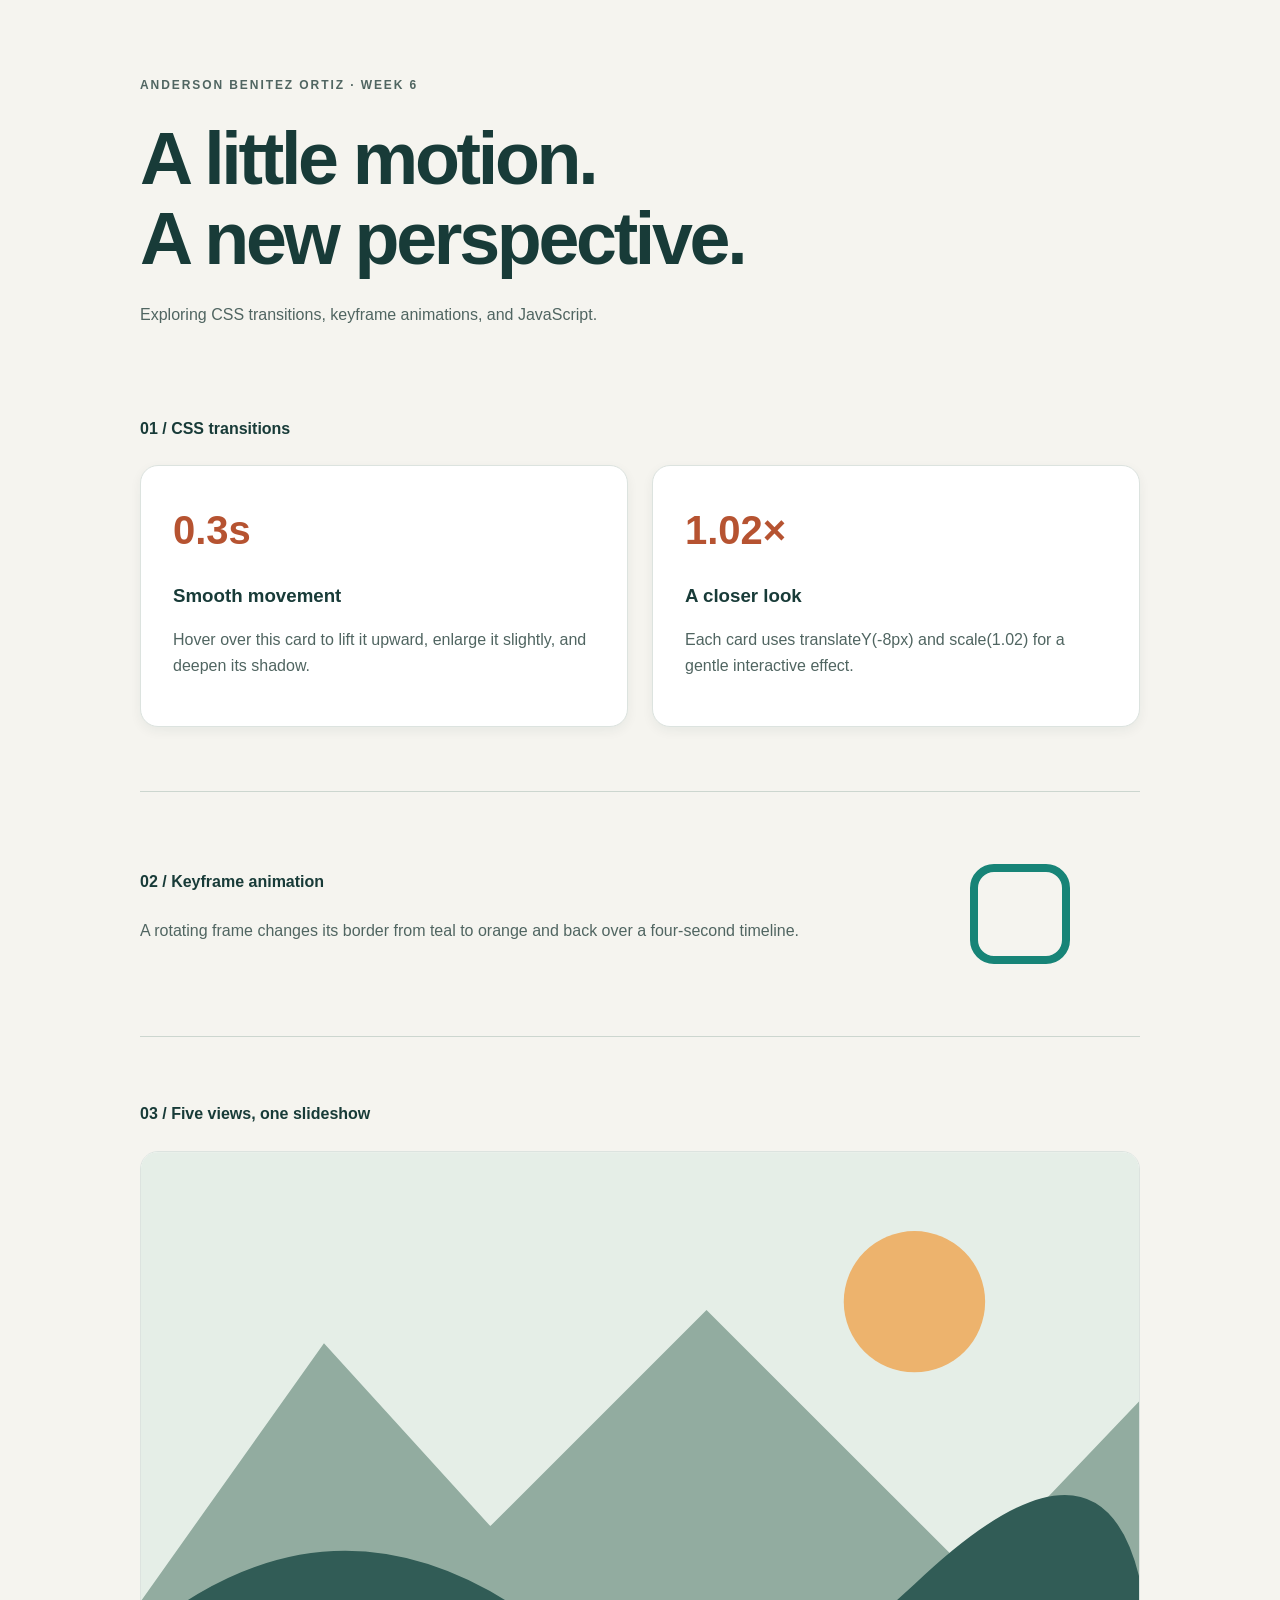
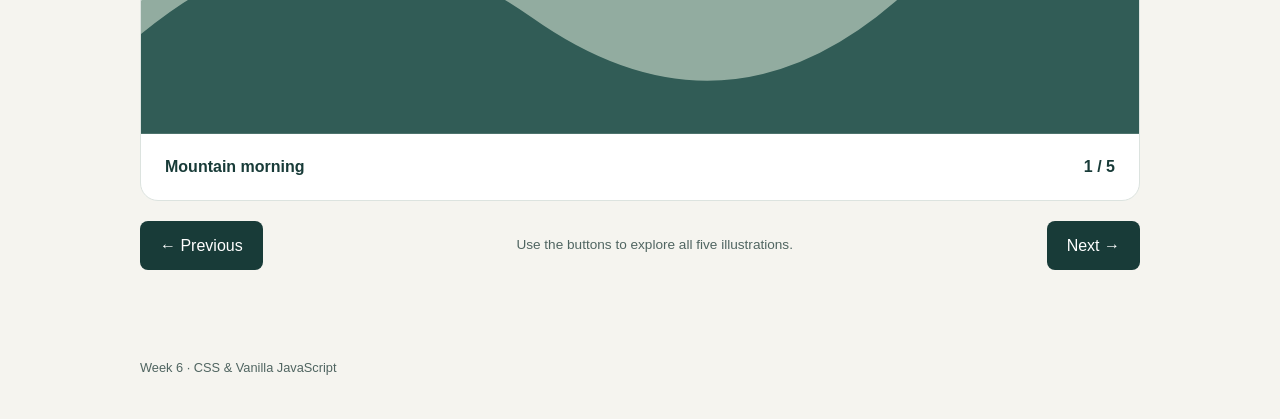
<file: Week6/index.html>
<!DOCTYPE html>
<html lang="en">
<head>
  <meta charset="UTF-8">
  <meta name="viewport" content="width=device-width, initial-scale=1.0">
  <title>Week 6 | Motion & Landscapes</title>
  <link rel="stylesheet" href="style.css">
  <script src="script.js" defer></script>
</head>
<body>
  <header class="wrapper">
    <p class="eyebrow">ANDERSON BENITEZ ORTIZ · WEEK 6</p>
    <h1>A little motion.<br>A new perspective.</h1>
    <p>Exploring CSS transitions, keyframe animations, and JavaScript.</p>
  </header>
  <main class="wrapper">
    <section aria-labelledby="transition-heading">
      <h2 id="transition-heading">01 / CSS transitions</h2>
      <div class="cards">
        <article class="card"><span class="number">0.3s</span><h3>Smooth movement</h3><p>Hover over this card to lift it upward, enlarge it slightly, and deepen its shadow.</p></article>
        <article class="card"><span class="number">1.02×</span><h3>A closer look</h3><p>Each card uses translateY(-8px) and scale(1.02) for a gentle interactive effect.</p></article>
      </div>
    </section>
    <section class="animation-section" aria-labelledby="animation-heading">
      <div><h2 id="animation-heading">02 / Keyframe animation</h2><p>A rotating frame changes its border from teal to orange and back over a four-second timeline.</p></div>
      <div class="animation-stage" aria-hidden="true"><div class="animated-frame"></div></div>
    </section>
    <section aria-labelledby="slideshow-heading">
      <h2 id="slideshow-heading">03 / Five views, one slideshow</h2>
      <figure class="slideshow">
        <img id="slide-image" src="images/landscape1.svg" alt="Mountain peaks beneath a warm sun" width="1200" height="700">
        <figcaption><span id="slide-caption">Mountain morning</span><span id="slide-counter" aria-live="polite" aria-atomic="true">1 / 5</span></figcaption>
      </figure>
      <div class="controls"><button id="previous-button" type="button">← Previous</button><p>Use the buttons to explore all five illustrations.</p><button id="next-button" type="button">Next →</button></div>
    </section>
  </main>
  <footer class="wrapper">Week 6 · CSS & Vanilla JavaScript</footer>
</body>
</html>
</file>
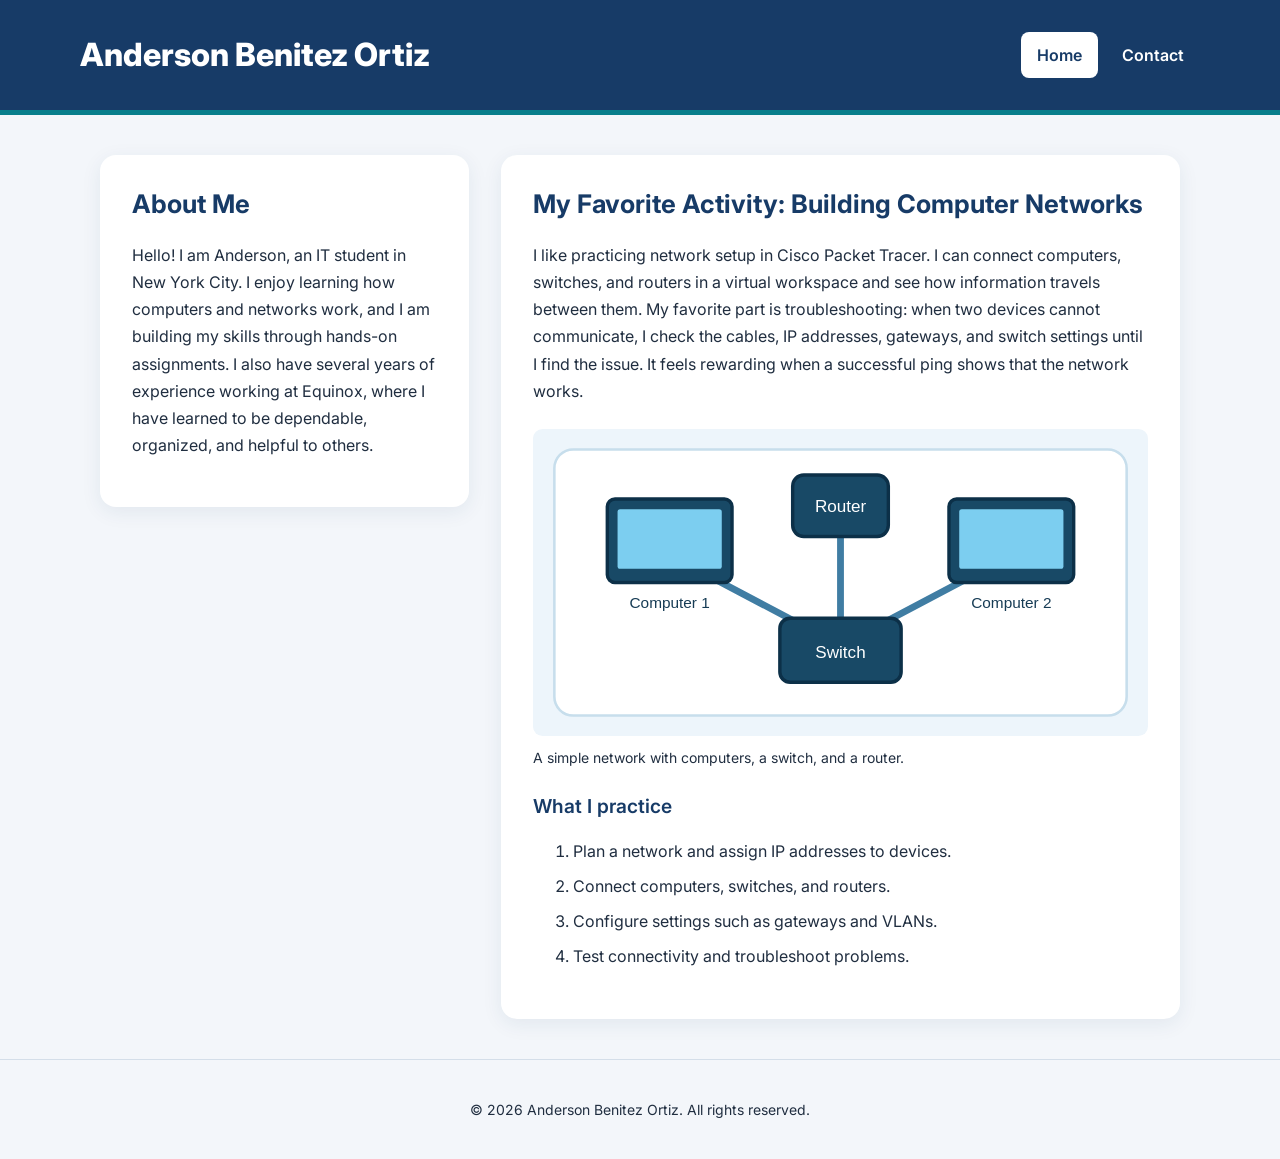
<file: week3/assignment/index.html>
<!DOCTYPE html>
<html lang="en">
<head>
  <meta charset="UTF-8">
  <meta name="viewport" content="width=device-width, initial-scale=1.0">
  <title>Anderson Benitez Ortiz | Home</title>
  <link rel="stylesheet" href="style.css">
</head>
<body>
  <a class="skip-link" href="#main-content">Skip to content</a>
  <header>
    <h1>Anderson Benitez Ortiz</h1>
    <nav aria-label="Main navigation">
      <a href="index.html" aria-current="page">Home</a>
      <a href="contact.html">Contact</a>
    </nav>
  </header>

  <main id="main-content">
    <section aria-labelledby="about-heading">
      <h2 id="about-heading">About Me</h2>
      <p>Hello! I am Anderson, an IT student in New York City. I enjoy learning how computers and networks work, and I am building my skills through hands-on assignments. I also have several years of experience working at Equinox, where I have learned to be dependable, organized, and helpful to others.</p>
    </section>

    <article aria-labelledby="hobby-heading">
      <h2 id="hobby-heading">My Favorite Activity: Building Computer Networks</h2>
      <p>I like practicing network setup in Cisco Packet Tracer. I can connect computers, switches, and routers in a virtual workspace and see how information travels between them. My favorite part is troubleshooting: when two devices cannot communicate, I check the cables, IP addresses, gateways, and switch settings until I find the issue. It feels rewarding when a successful ping shows that the network works.</p>
      <figure>
        <img src="images/networking.svg" alt="Illustration of two computers connected through a switch to a router" width="720" height="360">
        <figcaption>A simple network with computers, a switch, and a router.</figcaption>
      </figure>
      <h3>What I practice</h3>
      <ol>
        <li>Plan a network and assign IP addresses to devices.</li>
        <li>Connect computers, switches, and routers.</li>
        <li>Configure settings such as gateways and VLANs.</li>
        <li>Test connectivity and troubleshoot problems.</li>
      </ol>
    </article>
  </main>

  <footer>
    <p>&copy; 2026 Anderson Benitez Ortiz. All rights reserved.</p>
  </footer>
</body>
</html>
</file>
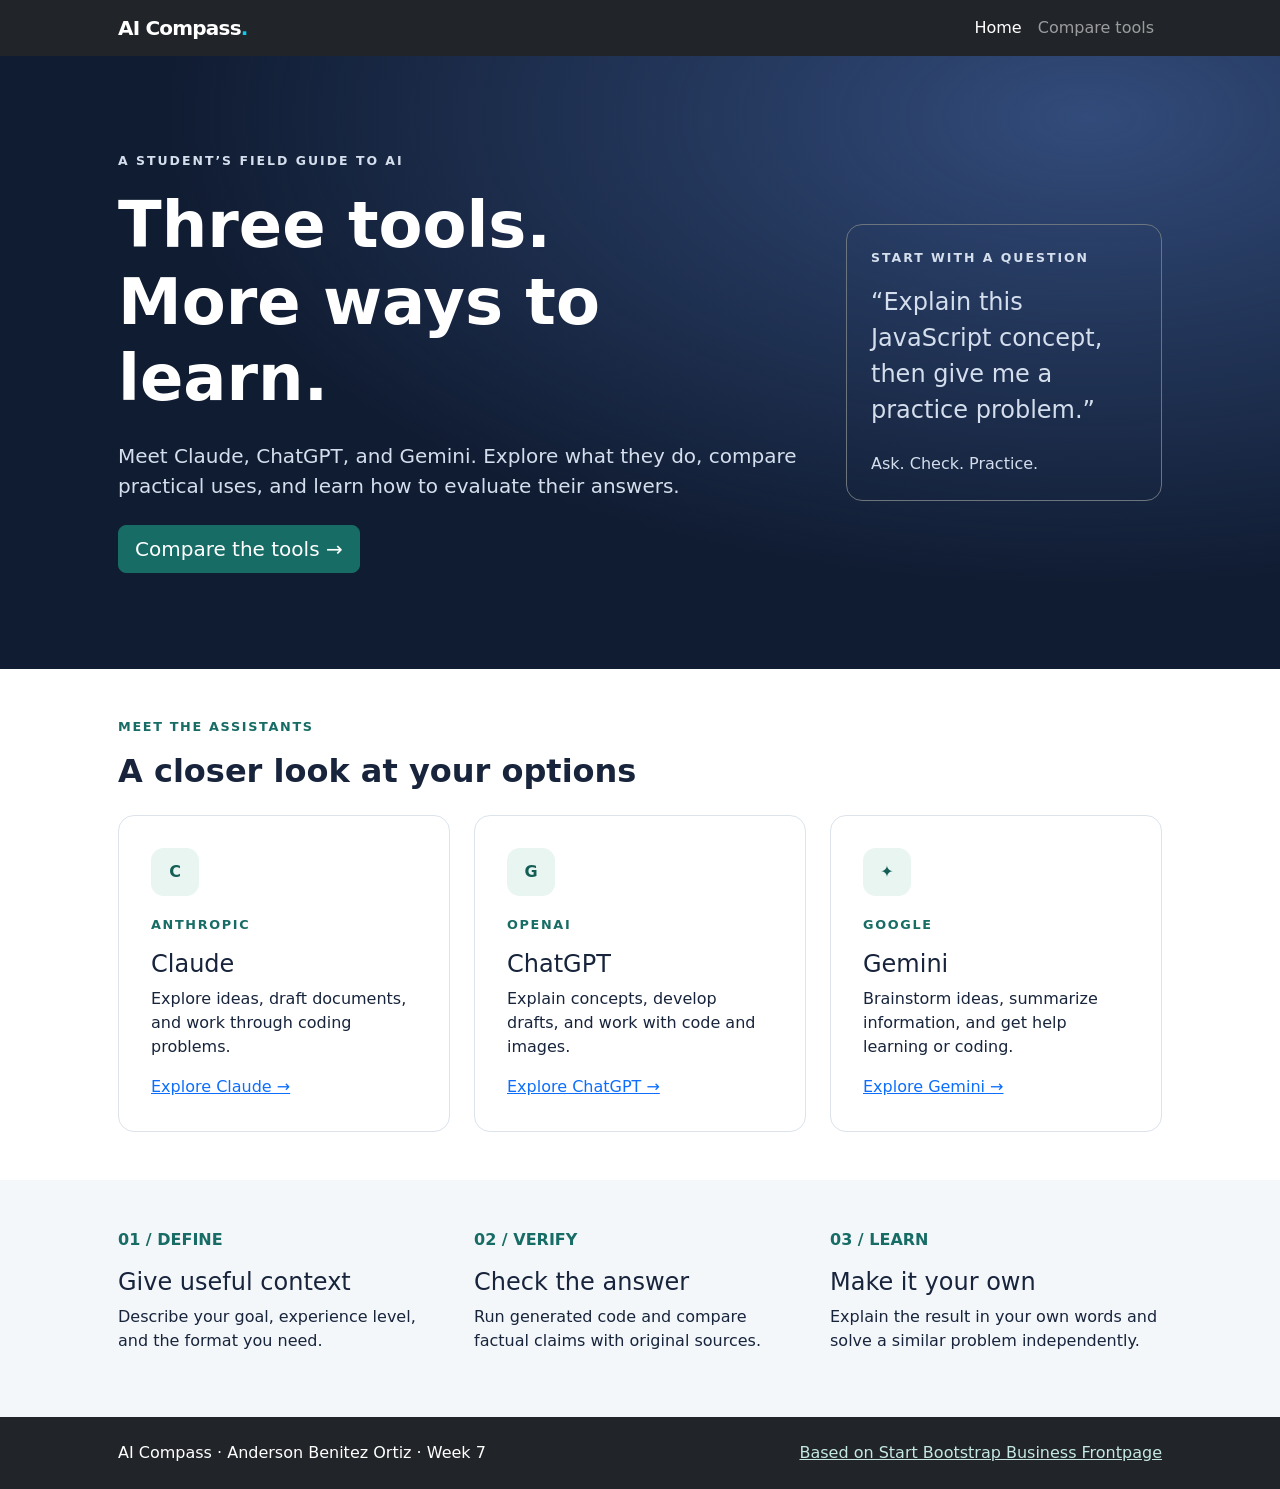
<file: week7/bootstrap_demo/index.html>
<!doctype html>
<html lang="en"><head><meta charset="utf-8"><meta name="viewport" content="width=device-width, initial-scale=1"><meta name="description" content="A student guide comparing Claude, ChatGPT, and Gemini."><title>Home | AI Compass</title><link href="css/bootstrap-template.css" rel="stylesheet"><link href="css/custom.css" rel="stylesheet"></head><body>
<a class="skip-link" href="#main">Skip to content</a><nav class="navbar navbar-expand-lg navbar-dark bg-dark"><div class="container px-4 px-lg-5"><a class="navbar-brand" href="index.html">AI Compass<span class="text-info">.</span></a><button class="navbar-toggler" type="button" data-bs-toggle="collapse" data-bs-target="#navigation" aria-controls="navigation" aria-expanded="false" aria-label="Toggle navigation"><span class="navbar-toggler-icon"></span></button><div class="collapse navbar-collapse" id="navigation"><ul class="navbar-nav ms-auto"><li class="nav-item"><a class="nav-link active" aria-current="page" href="index.html">Home</a></li><li class="nav-item"><a class="nav-link " href="comparison.html">Compare tools</a></li></ul></div></div></nav><main id="main"><header class="hero py-5"><div class="container px-4 px-lg-5 py-lg-5"><div class="row align-items-center g-5"><div class="col-lg-8"><p class="eyebrow">A student’s field guide to AI</p><h1 class="display-3 fw-bold mb-4">Three tools.<br>More ways to learn.</h1><p class="lead mb-4">Meet Claude, ChatGPT, and Gemini. Explore what they do, compare practical uses, and learn how to evaluate their answers.</p><a class="btn btn-primary btn-lg" href="comparison.html">Compare the tools →</a></div><div class="col-lg-4"><div class="border border-secondary rounded-4 p-4"><p class="eyebrow">Start with a question</p><p class="h4 lh-base">“Explain this JavaScript concept, then give me a practice problem.”</p><p class="mb-0 mt-4">Ask. Check. Practice.</p></div></div></div></header><section class="py-5"><div class="container px-4 px-lg-5"><p class="section-label">Meet the assistants</p><h2 class="fw-bold mb-4">A closer look at your options</h2><div class="row g-4"><div class="col-lg-4"><article class="card h-100"><div class="card-body"><div class="tool-mark" aria-hidden="true">C</div><p class="section-label">Anthropic</p><h3 class="h4">Claude</h3><p>Explore ideas, draft documents, and work through coding problems.</p><a href="comparison.html#claude">Explore Claude →</a></div></article></div><div class="col-lg-4"><article class="card h-100"><div class="card-body"><div class="tool-mark" aria-hidden="true">G</div><p class="section-label">OpenAI</p><h3 class="h4">ChatGPT</h3><p>Explain concepts, develop drafts, and work with code and images.</p><a href="comparison.html#chatgpt">Explore ChatGPT →</a></div></article></div><div class="col-lg-4"><article class="card h-100"><div class="card-body"><div class="tool-mark" aria-hidden="true">✦</div><p class="section-label">Google</p><h3 class="h4">Gemini</h3><p>Brainstorm ideas, summarize information, and get help learning or coding.</p><a href="comparison.html#gemini">Explore Gemini →</a></div></article></div></div></div></section><section class="bg-soft py-5"><div class="container px-4 px-lg-5"><div class="row g-4"><div class="col-lg-4"><p class="number">01 / DEFINE</p><h2 class="h4">Give useful context</h2><p>Describe your goal, experience level, and the format you need.</p></div><div class="col-lg-4"><p class="number">02 / VERIFY</p><h2 class="h4">Check the answer</h2><p>Run generated code and compare factual claims with original sources.</p></div><div class="col-lg-4"><p class="number">03 / LEARN</p><h2 class="h4">Make it your own</h2><p>Explain the result in your own words and solve a similar problem independently.</p></div></div></div></section></main><footer class="py-4 bg-dark text-white"><div class="container px-4 px-lg-5"><div class="d-flex flex-wrap justify-content-between gap-3"><span>AI Compass · Anderson Benitez Ortiz · Week 7</span><a href="https://startbootstrap.com/template/business-frontpage">Based on Start Bootstrap Business Frontpage</a></div></div></footer><script src="js/bootstrap.bundle.min.js"></script></body></html>
</file>
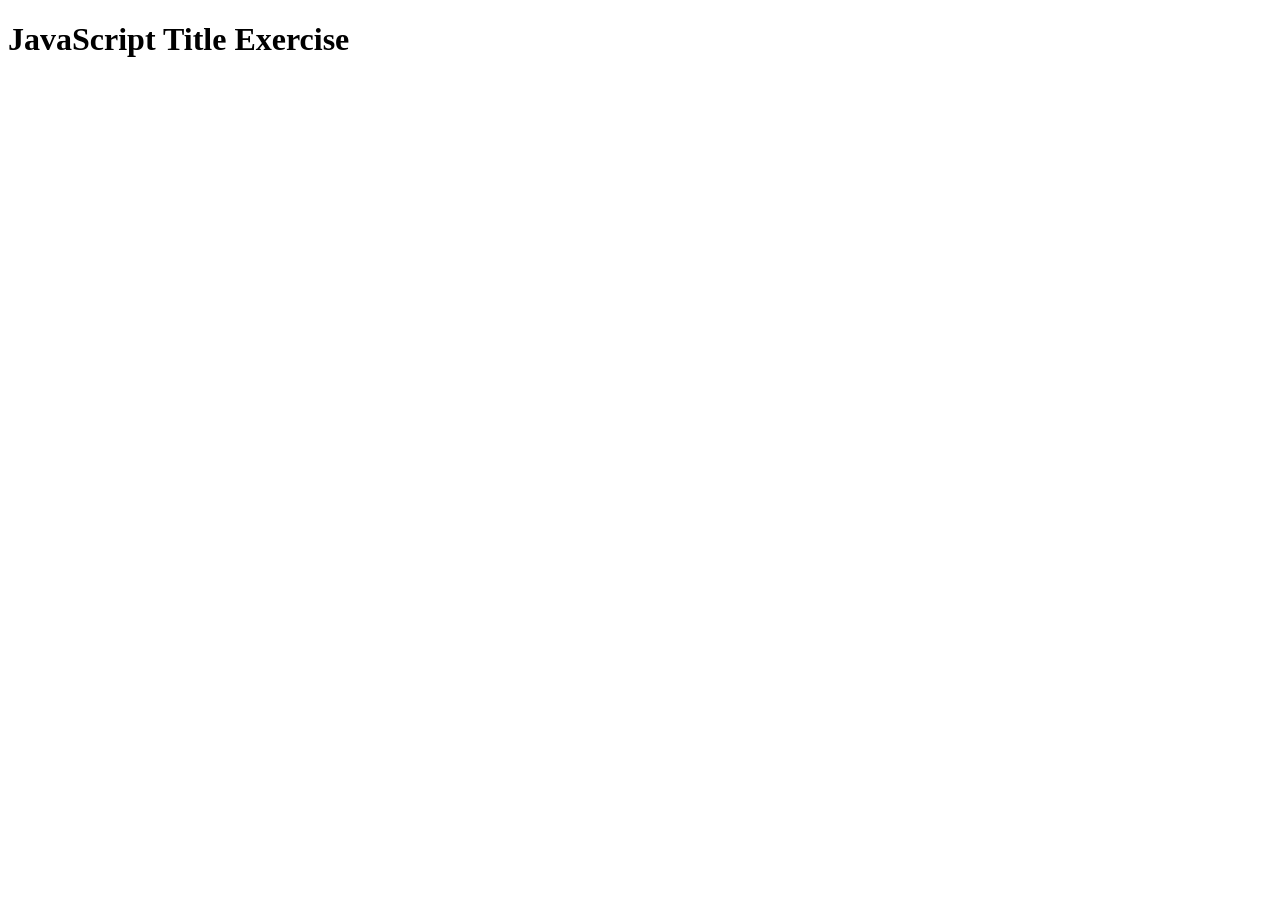
<file: Week6/title.html>
<!DOCTYPE html>
<html lang="en">
<head>
  <meta charset="UTF-8">
  <title>Million Dollar WebApp</title>
</head>
<body>
  <h1>JavaScript Title Exercise</h1>

  <script>
    var originalTitle = document.title;

    function showUnreadCount(unread) {
      document.title = originalTitle + " (" + unread + " new messages!)";
    }

    showUnreadCount(3);
  </script>
</body>
</html>
</file>
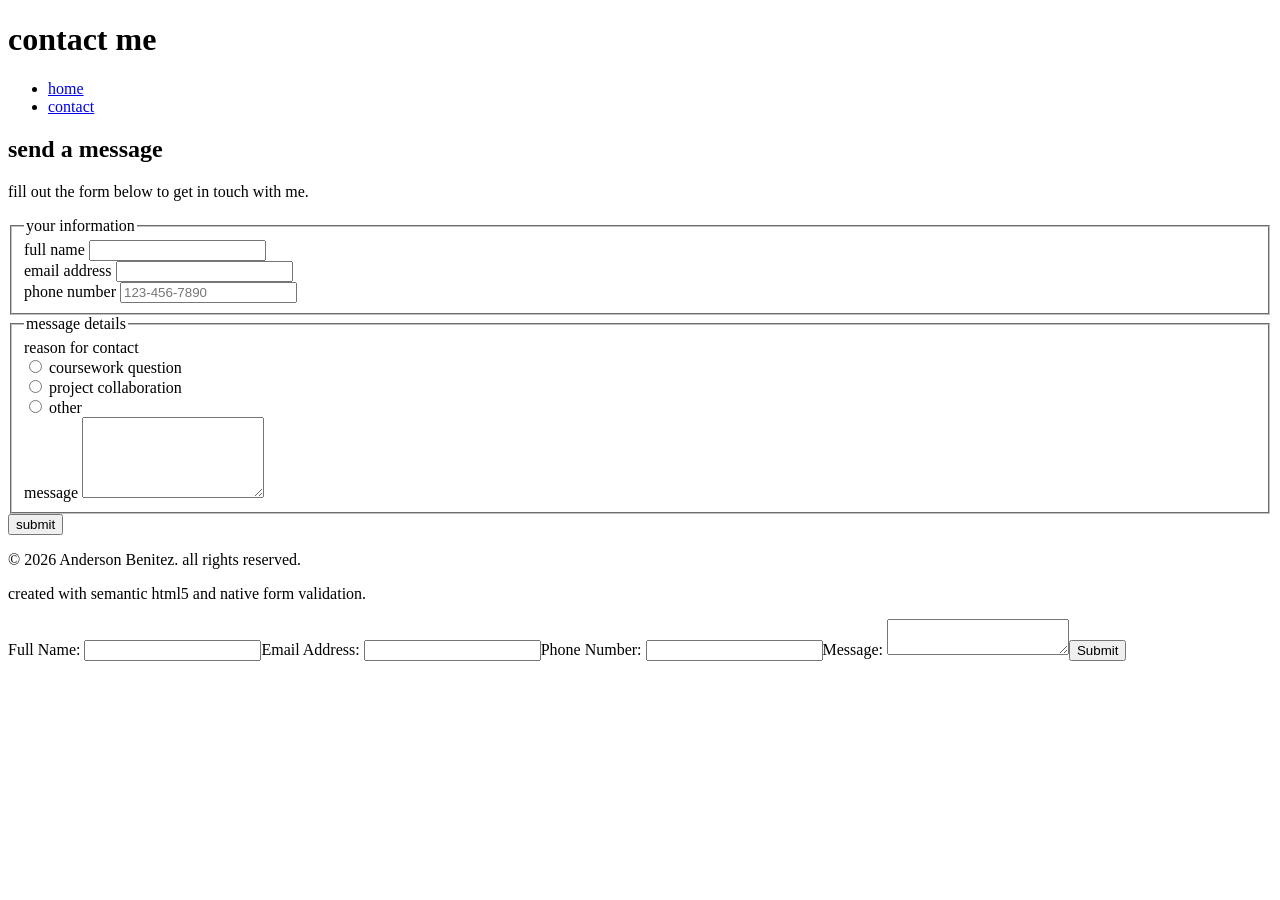
<file: week_2_lab/contact.html>
<!DOCTYPE html>
<html lang="en">
<head>
  <meta charset="UTF-8">
  <meta name="viewport" content="width=device-width, initial-scale=1.0">
  <title>Contact Anderson</title>
</head>
<body>
  <header>
    <h1>contact me</h1>
    <nav>
      <ul>
        <li><a href="index.html">home</a></li>
        <li><a href="contact.html">contact</a></li>
      </ul>
    </nav>
  </header>

  <main>
    <section>
      <h2>send a message</h2>
      <p>fill out the form below to get in touch with me.</p>

      <form action="#" method="post">
        <fieldset>
          <legend>your information</legend>

          <div>
            <label for="full-name">full name</label>
            <input type="text" id="full-name" name="full-name" required minlength="3">
          </div>

          <div>
            <label for="email">email address</label>
            <input type="email" id="email" name="email" required>
          </div>

          <div>
            <label for="phone">phone number</label>
            <input type="tel" id="phone" name="phone" pattern="[0-9]{3}-[0-9]{3}-[0-9]{4}" placeholder="123-456-7890">
          </div>
        </fieldset>

        <fieldset>
          <legend>message details</legend>

          <div>
            <span>reason for contact</span>

            <div>
              <input type="radio" id="coursework" name="subject" value="coursework" required>
              <label for="coursework">coursework question</label>
            </div>

            <div>
              <input type="radio" id="project" name="subject" value="project">
              <label for="project">project collaboration</label>
            </div>

            <div>
              <input type="radio" id="other" name="subject" value="other">
              <label for="other">other</label>
            </div>
          </div>

          <div>
            <label for="message">message</label>
            <textarea id="message" name="message" required minlength="10" rows="5"></textarea>
          </div>
        </fieldset>

        <button type="submit">submit</button>
      </form>
    </section>
  </main>

  <footer>
    <p>&copy; 2026 Anderson Benitez. all rights reserved.</p>
    <p>created with semantic html5 and native form validation.</p>
  </footer>
</body>
</html>
<form action="#" method="POST">

</form><label for="full-name">Full Name:</label>
<input type="text" id="full-name" name="full-name" required minlength="3"><label for="email">Email Address:</label>
<input type="email" id="email" name="email" required><label for="phone">Phone Number:</label>
<input type="tel" id="phone" name="phone"
       pattern="[0-9]{3}-[0-9]{3}-[0-9]{4}"><label for="message">Message:</label>
<textarea id="message" name="message" required minlength="10"></textarea><button type="submit">Submit</button>
</file>
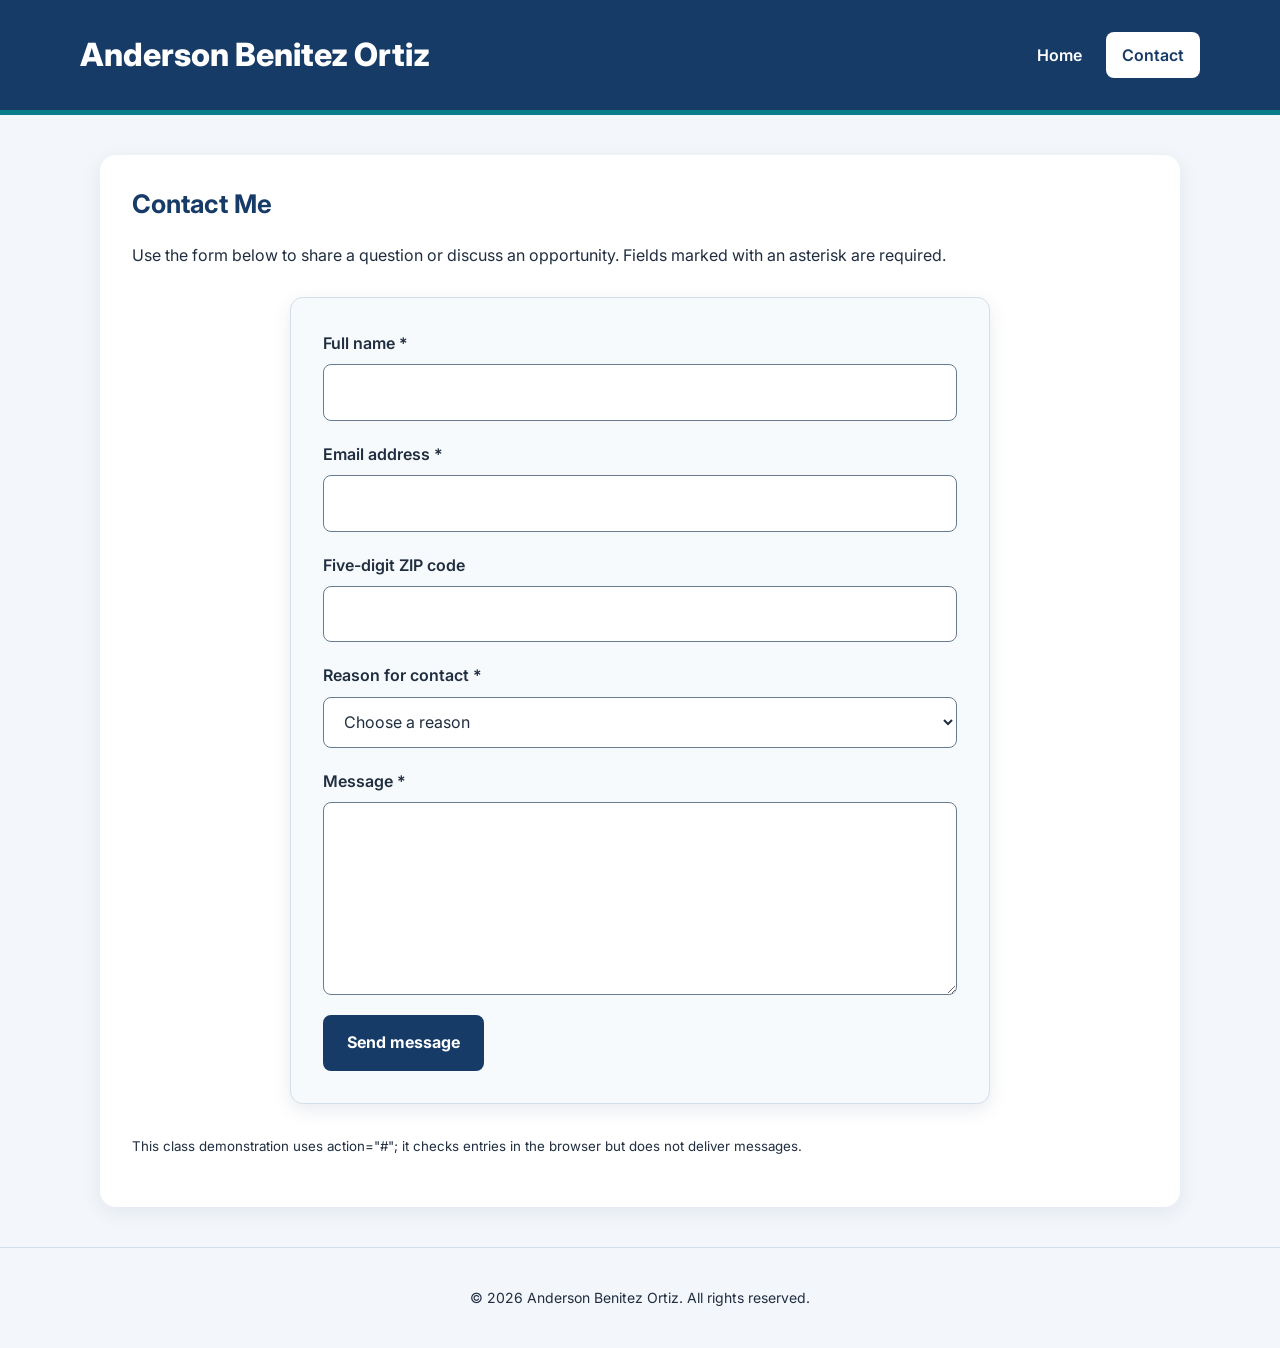
<file: week3/assignment/contact.html>
<!DOCTYPE html>
<html lang="en">
<head>
  <meta charset="UTF-8">
  <meta name="viewport" content="width=device-width, initial-scale=1.0">
  <title>Anderson Benitez Ortiz | Contact</title>
  <link rel="stylesheet" href="style.css">
</head>
<body>
  <a class="skip-link" href="#main-content">Skip to content</a>
  <header>
    <h1>Anderson Benitez Ortiz</h1>
    <nav aria-label="Main navigation">
      <a href="index.html">Home</a>
      <a href="contact.html" aria-current="page">Contact</a>
    </nav>
  </header>

  <main id="main-content">
    <section aria-labelledby="contact-heading">
      <h2 id="contact-heading">Contact Me</h2>
      <p>Use the form below to share a question or discuss an opportunity. Fields marked with an asterisk are required.</p>
      <form action="#" method="POST">
        <p>
          <label for="full-name">Full name *</label>
          <input type="text" id="full-name" name="full_name" minlength="3" required>
        </p>
        <p>
          <label for="email">Email address *</label>
          <input type="email" id="email" name="email" required>
        </p>
        <p>
          <label for="zip-code">Five-digit ZIP code</label>
          <input type="text" id="zip-code" name="zip_code" inputmode="numeric" pattern="[0-9]{5}" title="Enter a five-digit ZIP code" maxlength="5">
        </p>
        <p>
          <label for="subject">Reason for contact *</label>
          <select id="subject" name="subject" required>
            <option value="">Choose a reason</option>
            <option value="job">Job opportunity</option>
            <option value="project">Project collaboration</option>
            <option value="question">General question</option>
          </select>
        </p>
        <p>
          <label for="message">Message *</label>
          <textarea id="message" name="message" rows="6" cols="40" minlength="10" required></textarea>
        </p>
        <button type="submit">Send message</button>
      </form>
      <p><small>This class demonstration uses action="#"; it checks entries in the browser but does not deliver messages.</small></p>
    </section>
  </main>

  <footer>
    <p>&copy; 2026 Anderson Benitez Ortiz. All rights reserved.</p>
  </footer>
</body>
</html>
</file>
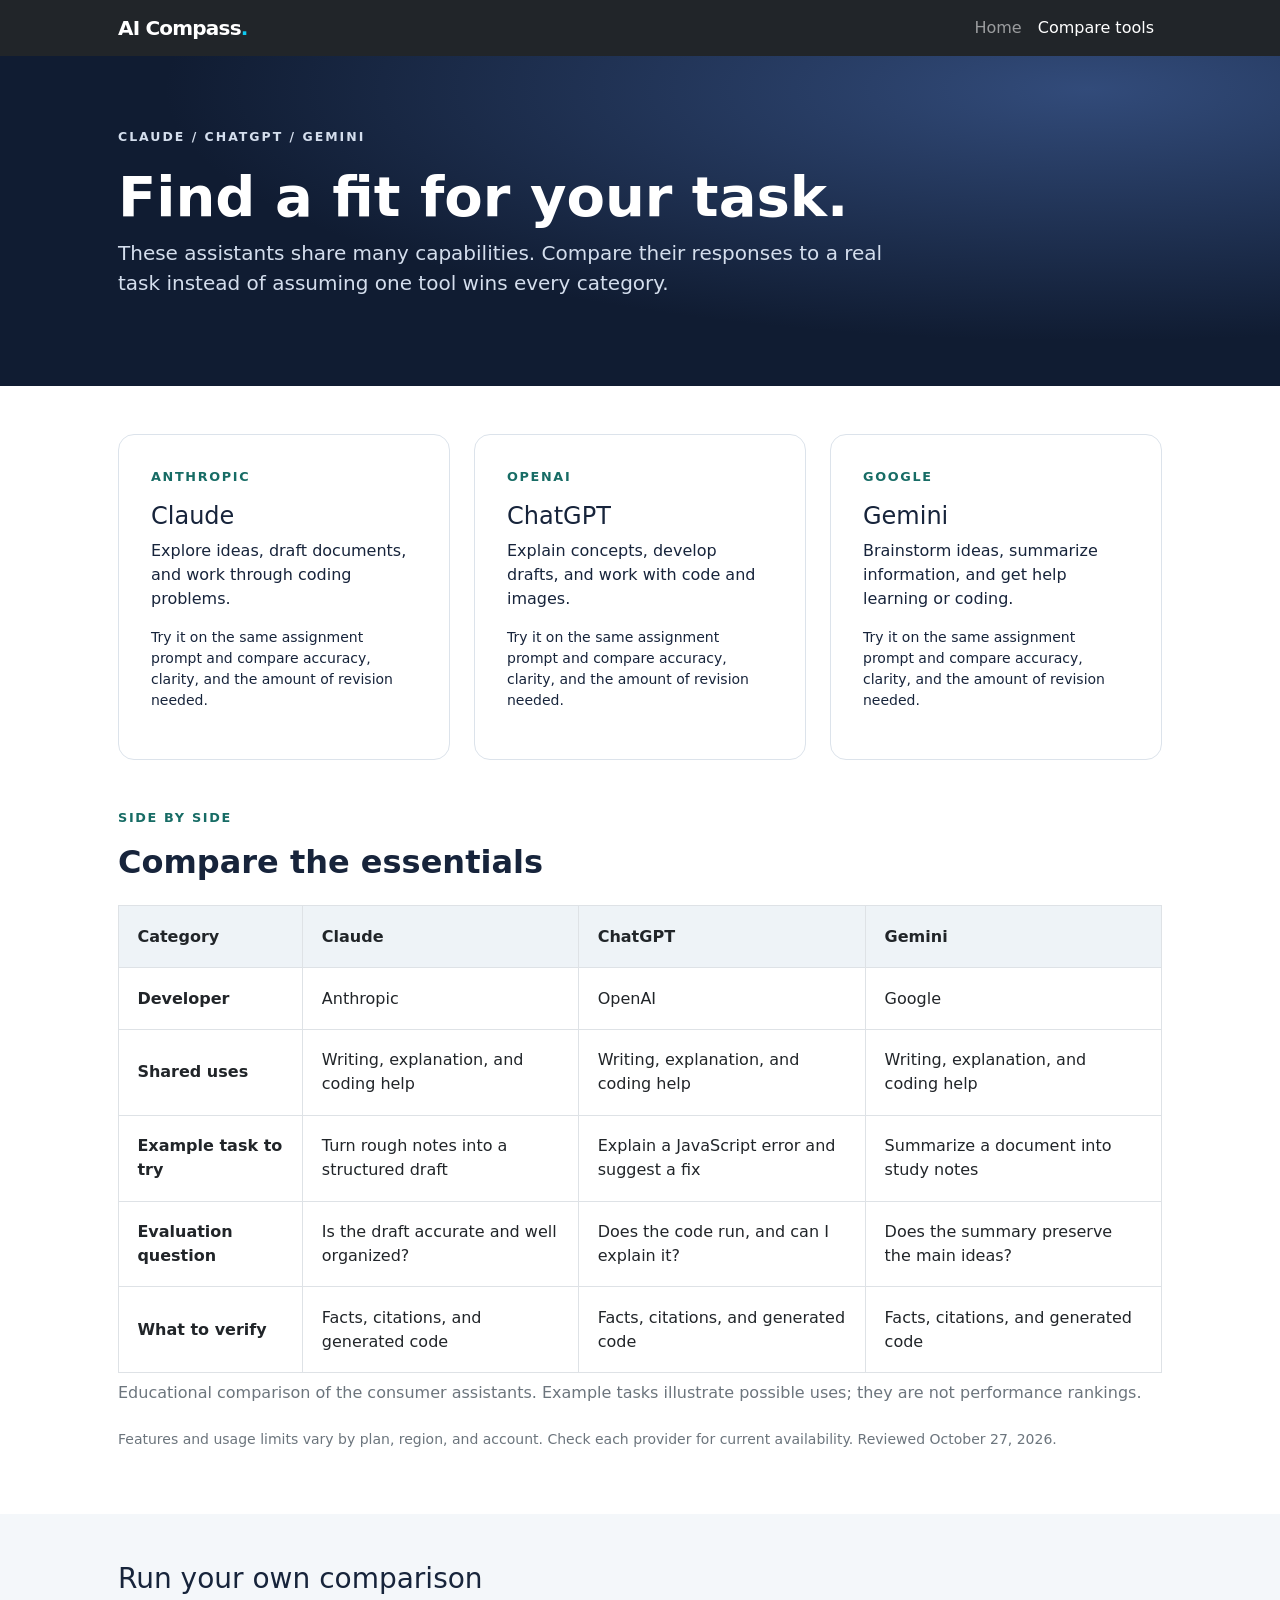
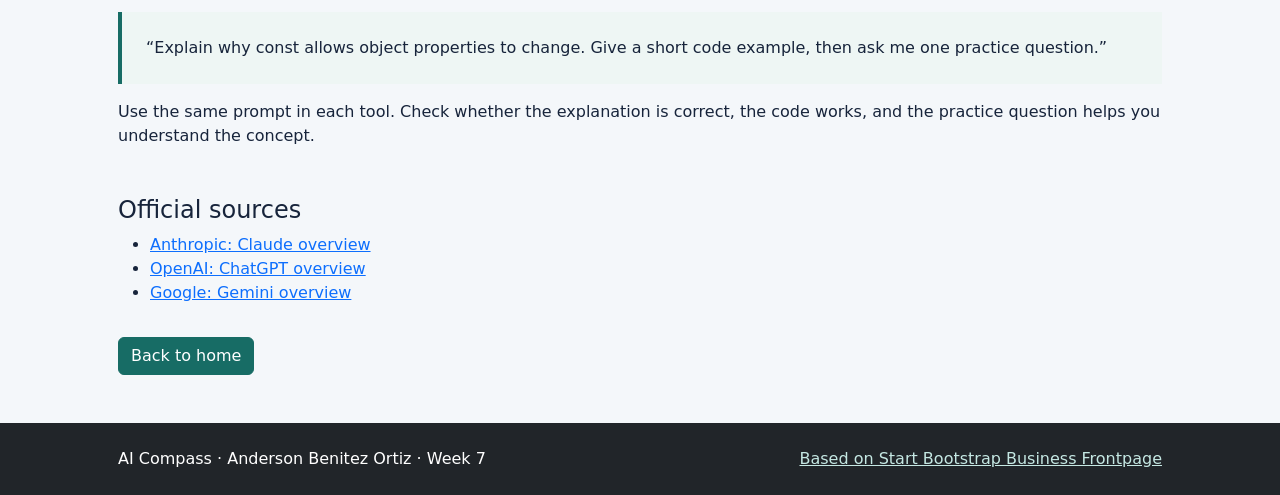
<file: week7/bootstrap_demo/comparison.html>
<!doctype html>
<html lang="en"><head><meta charset="utf-8"><meta name="viewport" content="width=device-width, initial-scale=1"><meta name="description" content="A student guide comparing Claude, ChatGPT, and Gemini."><title>Compare tools | AI Compass</title><link href="css/bootstrap-template.css" rel="stylesheet"><link href="css/custom.css" rel="stylesheet"></head><body>
<a class="skip-link" href="#main">Skip to content</a><nav class="navbar navbar-expand-lg navbar-dark bg-dark"><div class="container px-4 px-lg-5"><a class="navbar-brand" href="index.html">AI Compass<span class="text-info">.</span></a><button class="navbar-toggler" type="button" data-bs-toggle="collapse" data-bs-target="#navigation" aria-controls="navigation" aria-expanded="false" aria-label="Toggle navigation"><span class="navbar-toggler-icon"></span></button><div class="collapse navbar-collapse" id="navigation"><ul class="navbar-nav ms-auto"><li class="nav-item"><a class="nav-link " href="index.html">Home</a></li><li class="nav-item"><a class="nav-link active" aria-current="page" href="comparison.html">Compare tools</a></li></ul></div></div></nav><main id="main"><header class="hero py-5"><div class="container px-4 px-lg-5 py-4"><p class="eyebrow">Claude / ChatGPT / Gemini</p><h1 class="display-4 fw-bold">Find a fit for your task.</h1><p class="lead col-lg-9">These assistants share many capabilities. Compare their responses to a real task instead of assuming one tool wins every category.</p></div></header><section class="py-5"><div class="container px-4 px-lg-5"><div class="row g-4 mb-5"><article class="col-lg-4" id="claude"><div class="card h-100"><div class="card-body"><p class="section-label">Anthropic</p><h2 class="h4">Claude</h2><p>Explore ideas, draft documents, and work through coding problems.</p><p class="small">Try it on the same assignment prompt and compare accuracy, clarity, and the amount of revision needed.</p></div></div></article><article class="col-lg-4" id="chatgpt"><div class="card h-100"><div class="card-body"><p class="section-label">OpenAI</p><h2 class="h4">ChatGPT</h2><p>Explain concepts, develop drafts, and work with code and images.</p><p class="small">Try it on the same assignment prompt and compare accuracy, clarity, and the amount of revision needed.</p></div></div></article><article class="col-lg-4" id="gemini"><div class="card h-100"><div class="card-body"><p class="section-label">Google</p><h2 class="h4">Gemini</h2><p>Brainstorm ideas, summarize information, and get help learning or coding.</p><p class="small">Try it on the same assignment prompt and compare accuracy, clarity, and the amount of revision needed.</p></div></div></article></div><p class="section-label">Side by side</p><h2 class="fw-bold mb-4">Compare the essentials</h2><div class="table-responsive"><table class="table table-bordered align-middle"><caption>Educational comparison of the consumer assistants. Example tasks illustrate possible uses; they are not performance rankings.</caption><thead><tr><th scope="col">Category</th><th scope="col">Claude</th><th scope="col">ChatGPT</th><th scope="col">Gemini</th></tr></thead><tbody><tr><th scope="row">Developer</th><td>Anthropic</td><td>OpenAI</td><td>Google</td></tr><tr><th scope="row">Shared uses</th><td>Writing, explanation, and coding help</td><td>Writing, explanation, and coding help</td><td>Writing, explanation, and coding help</td></tr><tr><th scope="row">Example task to try</th><td>Turn rough notes into a structured draft</td><td>Explain a JavaScript error and suggest a fix</td><td>Summarize a document into study notes</td></tr><tr><th scope="row">Evaluation question</th><td>Is the draft accurate and well organized?</td><td>Does the code run, and can I explain it?</td><td>Does the summary preserve the main ideas?</td></tr><tr><th scope="row">What to verify</th><td>Facts, citations, and generated code</td><td>Facts, citations, and generated code</td><td>Facts, citations, and generated code</td></tr></tbody></table></div><p class="small text-secondary">Features and usage limits vary by plan, region, and account. Check each provider for current availability. Reviewed October 27, 2026.</p></div></section><section class="bg-soft py-5"><div class="container px-4 px-lg-5"><h2 class="h3 mb-3">Run your own comparison</h2><blockquote class="prompt">“Explain why const allows object properties to change. Give a short code example, then ask me one practice question.”</blockquote><p>Use the same prompt in each tool. Check whether the explanation is correct, the code works, and the practice question helps you understand the concept.</p><h2 class="h4 mt-5">Official sources</h2><ul><li><a href="https://claude.com/product/overview">Anthropic: Claude overview</a></li><li><a href="https://chatgpt.com/overview/">OpenAI: ChatGPT overview</a></li><li><a href="https://gemini.google/overview/">Google: Gemini overview</a></li></ul><a class="btn btn-primary mt-3" href="index.html">Back to home</a></div></section></main><footer class="py-4 bg-dark text-white"><div class="container px-4 px-lg-5"><div class="d-flex flex-wrap justify-content-between gap-3"><span>AI Compass · Anderson Benitez Ortiz · Week 7</span><a href="https://startbootstrap.com/template/business-frontpage">Based on Start Bootstrap Business Frontpage</a></div></div></footer><script src="js/bootstrap.bundle.min.js"></script></body></html>
</file>
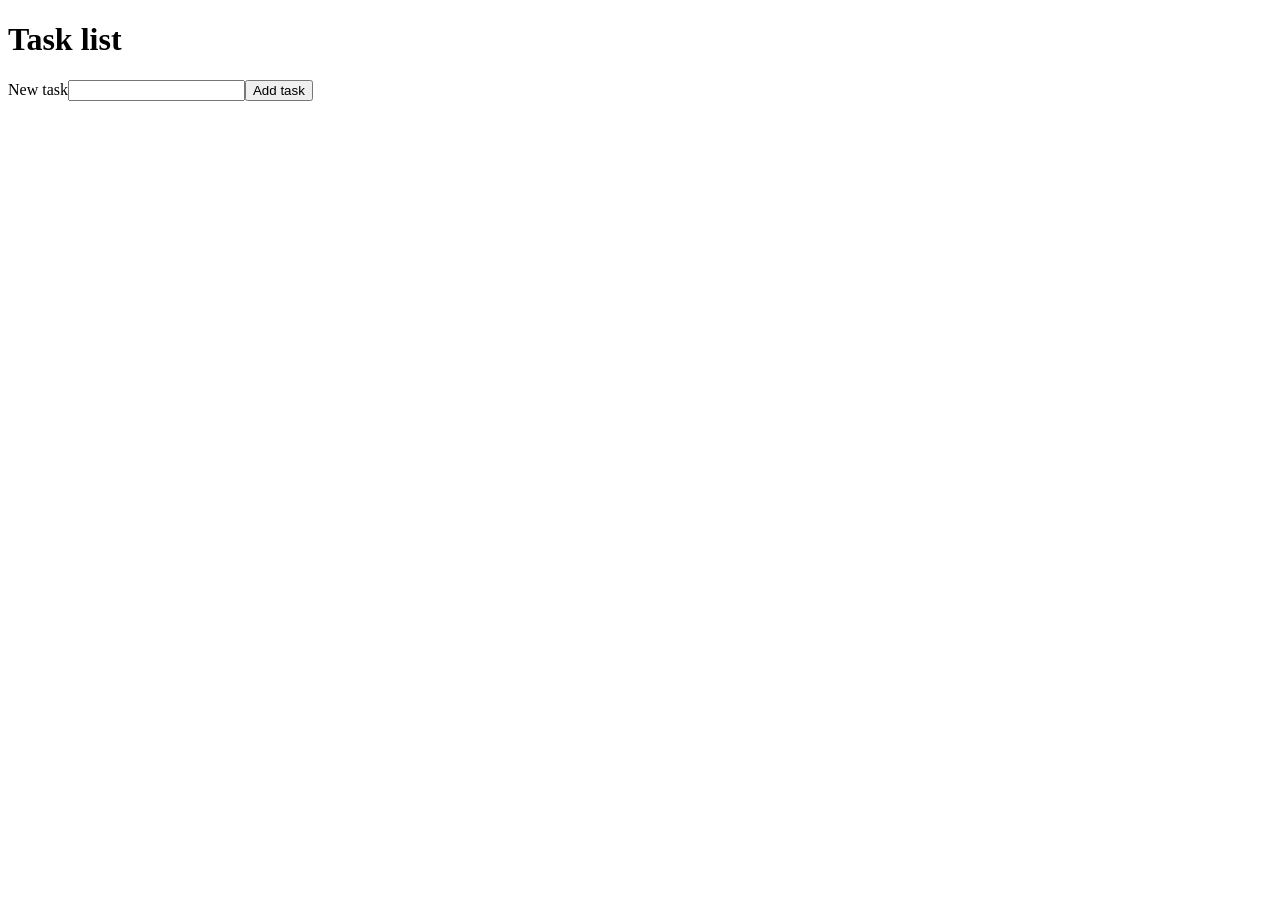
<file: week7/bootstrap_demo/examples/tasks.html>
<!doctype html><html lang="en"><meta charset="utf-8"><meta name="viewport" content="width=device-width, initial-scale=1"><title>Task list example</title><body><h1>Task list</h1><label for="taskInput">New task</label><input id="taskInput"><button id="addTaskBtn" type="button">Add task</button><ul id="taskList"></ul><script src="question2.js" defer></script></body></html>
</file>
<file: Week6/style.css>
/* 4.1: wrapper, cards, transitions, and 2D transformations. */
* { box-sizing: border-box; }
body { margin: 0; background: #f5f4ef; color: #183b38; font-family: Arial, sans-serif; line-height: 1.6; }
.wrapper { width: min(100% - 40px, 1000px); margin-inline: auto; }
header { padding-block: 64px 32px; }
.eyebrow { font-size: .75rem; letter-spacing: .16em; font-weight: bold; }
h1 { font-size: clamp(2.4rem, 6vw, 4.6rem); line-height: 1.08; letter-spacing: -.045em; margin: 24px 0; }
h2 { font-size: 1rem; margin: 0 0 24px; }
h3 { margin-bottom: 8px; }
p { color: #506561; }
section { margin-block: 40px 64px; }
.cards { display: grid; grid-template-columns: repeat(2, 1fr); gap: 24px; }
.card { background: white; border: 1px solid #dce3df; border-radius: 18px; padding: 32px; box-shadow: 0 4px 12px rgb(24 59 56 / 6%); transition: transform 0.3s ease, box-shadow 0.3s ease; }
.card:hover { transform: translateY(-8px) scale(1.02); box-shadow: 0 18px 32px rgb(24 59 56 / 18%); }
.number { color: #b65331; font-size: 2.5rem; font-weight: bold; }
.animation-section { display: grid; grid-template-columns: 1fr 240px; align-items: center; gap: 32px; border-block: 1px solid #ccd6cf; padding-block: 32px; }
.animation-stage { display: grid; place-items: center; min-height: 180px; }
.animated-frame { width: 100px; height: 100px; border: 8px solid #178477; border-radius: 24px; animation: rotate-colors 4s ease-in-out infinite; }
/* 4.2: rotation and border-color change together at each milestone. */
@keyframes rotate-colors {
  0% { transform: rotate(0deg); border-color: #178477; }
  50% { transform: rotate(180deg); border-color: #e48346; }
  100% { transform: rotate(360deg); border-color: #178477; }
}
.slideshow { margin: 0; background: white; border: 1px solid #dce3df; border-radius: 18px; overflow: hidden; }
.slideshow img { width: 100%; height: auto; display: block; aspect-ratio: 12 / 7; object-fit: cover; }
figcaption { display: flex; justify-content: space-between; padding: 20px 24px; font-weight: bold; }
.controls { display: flex; align-items: center; justify-content: space-between; gap: 16px; margin-top: 20px; }
.controls p { font-size: .85rem; text-align: center; }
button { font: inherit; cursor: pointer; border: 0; border-radius: 8px; padding: 12px 20px; background: #183b38; color: white; transition: background-color 0.3s ease; }
button:hover { background: #28635c; }
button:focus-visible { outline: 3px solid #b65331; outline-offset: 4px; }
footer { padding-block: 24px 40px; color: #506561; font-size: .8rem; }
@media (max-width: 600px) { .cards, .animation-section { grid-template-columns: 1fr; } .controls { flex-wrap: wrap; } .controls p { order: 3; width: 100%; } }
@media (prefers-reduced-motion: reduce) { .animated-frame { animation: none; } .card, button { transition: none; } .card:hover { transform: none; } }
</file>
<file: week3/assignment/style.css>
/* All page styling lives in this external stylesheet. */
@import url('https://fonts.googleapis.com/css2?family=Inter:wght@400;500;600;700;800&display=swap');

:root {
  --primary: #173b67;
  --accent: #087e8b;
  --text: #202e40;
  --background: #f3f6fa;
  --surface: #ffffff;
  --border: #697b91;
}
* { box-sizing: border-box; }
body {
  margin: 0;
  font-family: 'Inter', Arial, sans-serif;
  font-size: 1rem;
  line-height: 1.7;
  color: var(--text);
  background: var(--background);
}
h1, h2, h3 { line-height: 1.3; margin-top: 0; }
h1 { font-size: 2rem; font-weight: 800; }
h2 { font-size: 1.6rem; font-weight: 700; color: var(--primary); }
h3 { font-size: 1.2rem; font-weight: 600; color: var(--primary); }
a { color: var(--primary); text-underline-offset: .25em; }
a:hover { color: var(--accent); }
header {
  background: var(--primary);
  color: white;
  padding: 2rem max(1.25rem, calc((100% - 1120px) / 2));
  display: flex;
  align-items: center;
  justify-content: space-between;
  flex-wrap: wrap;
  gap: 1rem 2rem;
  border-bottom: 5px solid var(--accent);
}
header h1 { margin: 0; max-width: 650px; }
nav { display: flex; flex-wrap: wrap; gap: .5rem; }
nav a { color: white; padding: .6rem 1rem; border-radius: .5rem; text-decoration: none; font-weight: 600; }
nav a:hover, nav a[aria-current="page"] { color: var(--primary); background: white; }
main { max-width: 1120px; margin: 2.5rem auto; padding: 0 1.25rem; display: flex; align-items: flex-start; gap: 2rem; }
main > section { flex: 1 1 320px; }
main > article { flex: 2 1 580px; }
section, article { background: var(--surface); padding: 2rem; border-radius: 1rem; box-shadow: 0 5px 20px rgb(23 59 103 / 8%); min-width: 0; }
figure { margin: 1.5rem 0; }
img { display: block; max-width: 100%; height: auto; border-radius: .6rem; }
figcaption { font-size: .875rem; margin-top: .6rem; }
li { margin-bottom: .5rem; }
form { max-width: 700px; margin: 1.75rem auto; padding: 2rem; background: #f7fafc; border: 1px solid #d4dee9; border-radius: .8rem; box-shadow: 0 6px 18px rgb(23 59 103 / 10%); }
form p { margin: 0 0 1.25rem; }
label { display: block; margin-bottom: .45rem; font-weight: 600; }
input[type="text"], input[type="email"], select, textarea { display: block; width: 100%; padding: .85rem 1rem; border: 1px solid var(--border); border-radius: .5rem; background: white; color: var(--text); font: inherit; }
textarea { resize: vertical; min-height: 160px; }
input:focus, select:focus, textarea:focus { border-color: var(--accent); outline: 3px solid var(--accent); outline-offset: 2px; box-shadow: 0 0 0 5px rgb(8 126 139 / 12%); }
button[type="submit"] { background: var(--primary); color: white; padding: .9rem 1.5rem; border: 0; border-radius: .5rem; font: inherit; font-weight: 700; cursor: pointer; transition: background-color .2s ease, transform .2s ease; }
button[type="submit"]:hover { background: var(--accent); transform: translateY(-2px); }
a:focus-visible, button:focus-visible { outline: 3px solid var(--accent); outline-offset: 4px; }
header a:focus-visible { outline-color: white; }
footer { text-align: center; padding: 1.5rem; border-top: 1px solid #d4dee9; font-size: .875rem; }
.skip-link { position: absolute; top: -100px; left: 1rem; padding: .6rem 1rem; background: white; z-index: 10; }
.skip-link:focus { top: 1rem; }
@media (max-width: 760px) {
  main { flex-direction: column; margin: 1.5rem auto; }
  main > section, main > article { flex: 0 1 auto; width: 100%; }
  header h1 { font-size: 1.6rem; }
  section, article, form { padding: 1.25rem; }
  h2 { font-size: 1.4rem; }
}
@media (prefers-reduced-motion: reduce) {
  button[type="submit"] { transition: none; }
  button[type="submit"]:hover { transform: none; }
}
</file>
<file: week7/bootstrap_demo/css/custom.css>
body{color:#17243b} .hero{background:radial-gradient(ellipse at 85% 10%,#324b7a,transparent 60%),#101c32;color:#fff}.eyebrow{letter-spacing:.16em;text-transform:uppercase;font-size:.78rem;font-weight:700;color:#8cd9cf}.hero p{color:#d4deed}.btn-primary{background:#176c65;border-color:#176c65}.btn-primary:hover{background:#10534e;border-color:#10534e}.number{color:#176c65;font-size:1rem;font-weight:700}.card{border:1px solid #dce3eb;border-radius:1rem}.card-body{padding:2rem}.tool-mark{width:3rem;height:3rem;border-radius:.8rem;display:grid;place-items:center;font-weight:800;background:#e8f5f1;color:#145e56;margin-bottom:1.2rem}.section-label{color:#176c65;text-transform:uppercase;letter-spacing:.13em;font-size:.8rem;font-weight:700}.table>:not(caption)>*>*{padding:1.15rem}.table thead{background:#eef3f7}.navbar-brand{font-weight:800;letter-spacing:-.04em}.bg-soft{background:#f4f7fa}a:focus-visible,button:focus-visible{outline:3px solid #eaa33b;outline-offset:4px}.skip-link{position:absolute;left:-9999px}.skip-link:focus{left:1rem;top:1rem;z-index:10000;background:white;padding:1rem}.prompt{border-left:4px solid #176c65;background:#eef6f4;padding:1.5rem}footer a{color:#c5e8e3}
</file>
